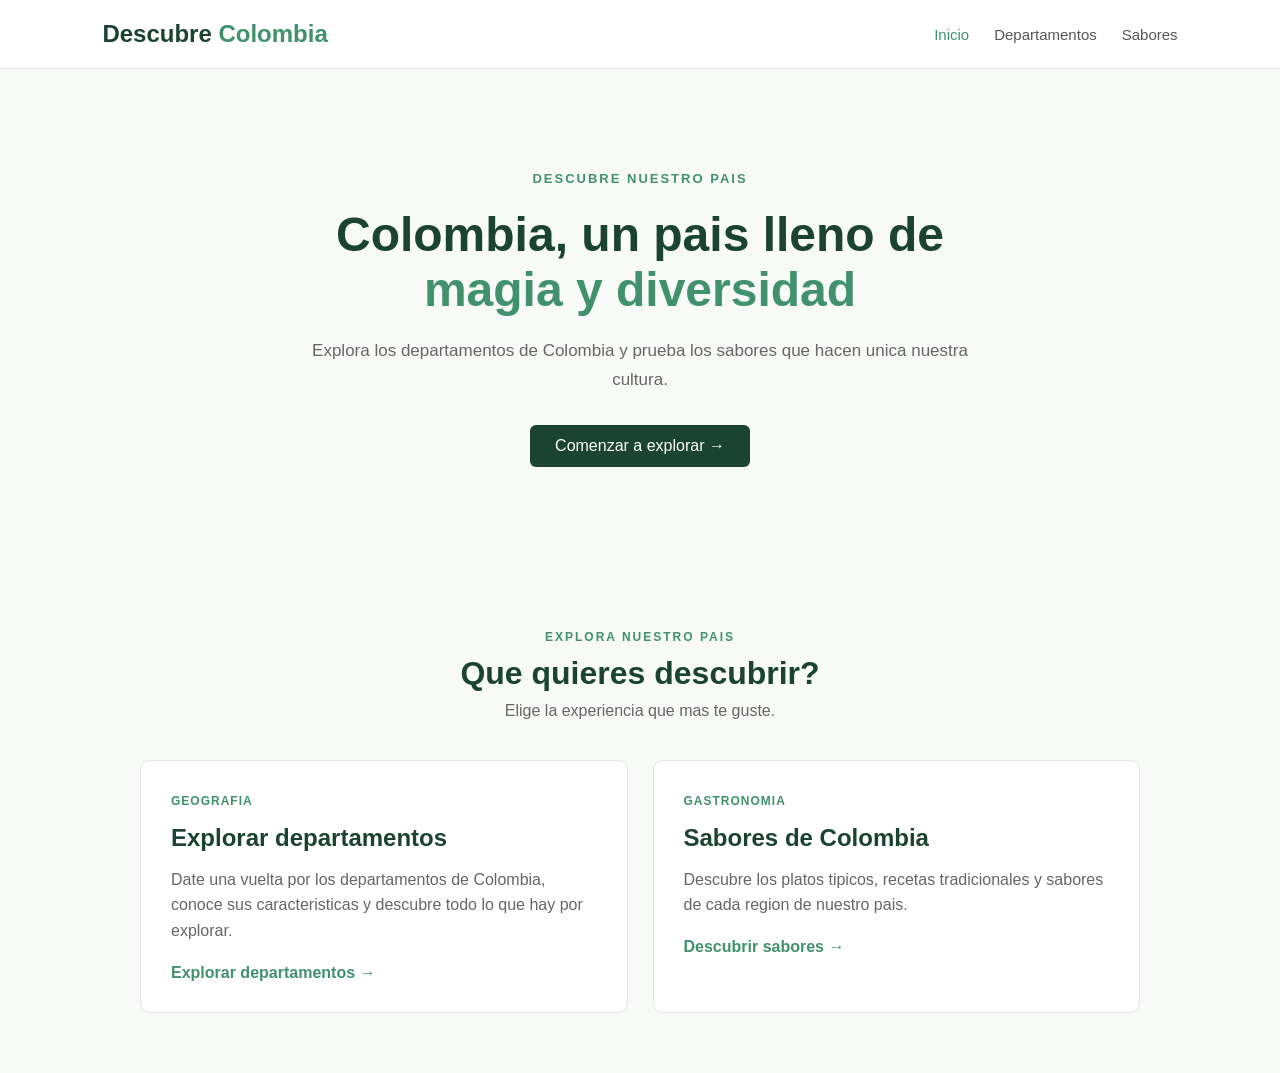
<file: index.html>
<!DOCTYPE html>
<html lang="es">

<head>
    <meta charset="UTF-8">
    <meta name="viewport" content="width=device-width, initial-scale=1.0">
    <title>Descubre Colombia</title>
    <link rel="stylesheet" href="css/style.css">
</head>

<body>

    <!-- ENCABEZADO -->
    <header class="header">

        <div class="logo">
            <h1>Descubre <span>Colombia</span></h1>
        </div>

        <nav class="nav">
            <a href="index.html" class="active">Inicio</a>
            <a href="html/departamentos.html">Departamentos</a>
            <a href="html/sabores.html">Sabores</a>
        </nav>

    </header>

    <!-- CONTENIDO PRINCIPAL -->
    <main>

        <!-- BIENVENIDA -->
        <section class="hero">

            <div class="hero-content">
                <span class="tag">DESCUBRE NUESTRO PAIS</span>
                <h2>
                    Colombia, un pais lleno de
                    <span>magia y diversidad</span>
                </h2>
                <p>Explora los departamentos de Colombia y prueba los sabores que hacen unica nuestra cultura.</p>
                <a href="#explorar" class="btn"> Comenzar a explorar →</a>

            </div>

        </section>

        <!-- SECCION DE EXPLORACION -->
        <section class="explore" id="explorar">

            <div class="section-title">

                <span>EXPLORA NUESTRO PAIS</span>
                <h2>Que quieres descubrir?</h2>
                <p>Elige la experiencia que mas te guste.</p>

            </div>

            <!-- TARJETAS -->
            <div class="cards">

                <!-- DEPARTAMENTOS -->
                <article class="card">

                    <div class="card-content">

                        <span class="card-tag">GEOGRAFIA</span>
                        <h3>Explorar departamentos</h3>
                        <p>Date una vuelta por los departamentos de Colombia, conoce sus caracteristicas y descubre todo lo que hay por explorar.</p>
                        <a href="html/departamentos.html" class="card-link"> Explorar departamentos →</a>

                    </div>

                </article>

                <!-- SABORES -->
                <article class="card">

                    <div class="card-content">
                        <span class="card-tag">GASTRONOMIA</span>
                        <h3>Sabores de Colombia</h3>
                        <p>Descubre los platos tipicos, recetas tradicionales y sabores de cada region de nuestro pais.</p>
                        <a href="html/sabores.html" class="card-link"> Descubrir sabores →</a>

                    </div>

                </article>

            </div>

        </section>

    </main>


</body>

</html>
</file>
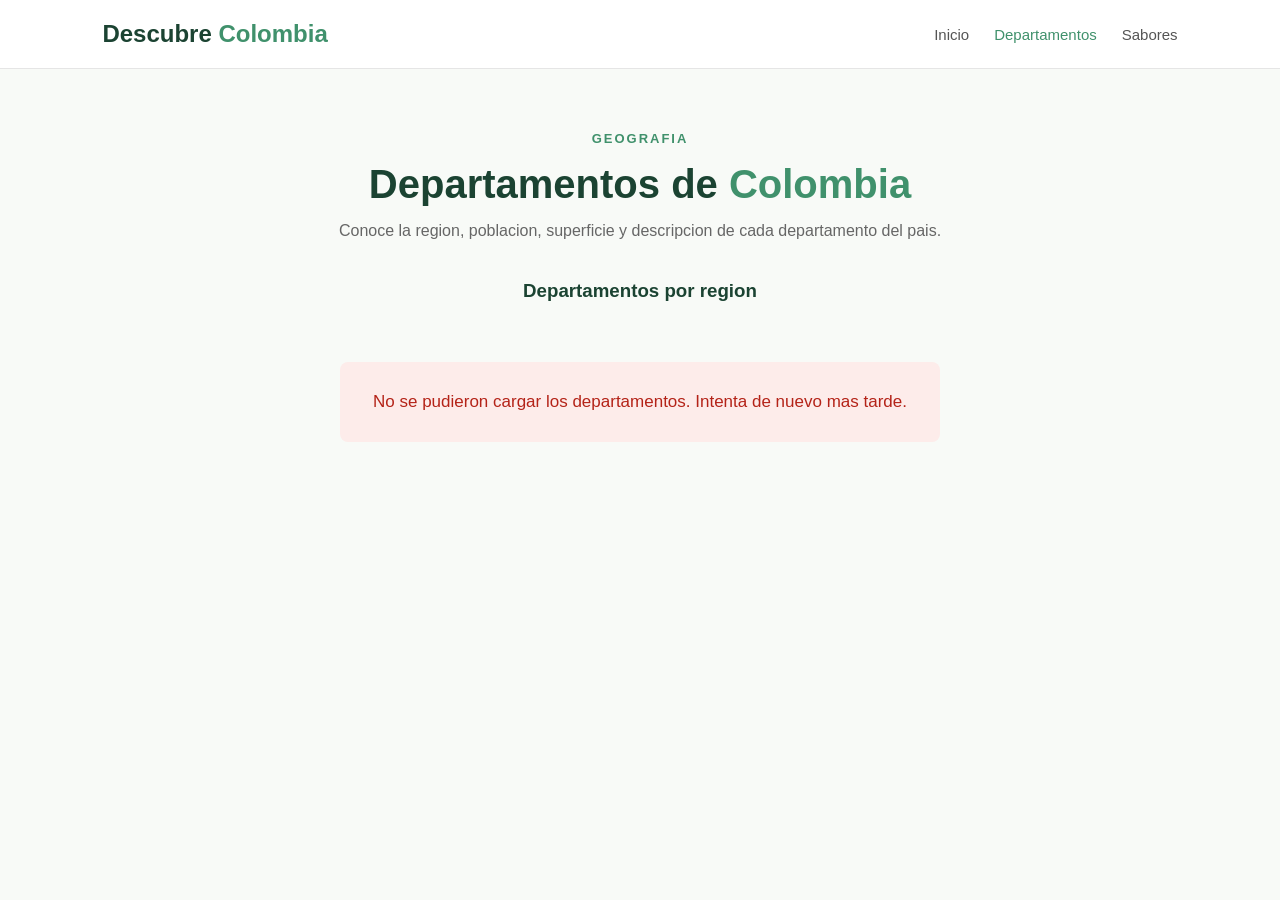
<file: html/departamentos.html>
<!DOCTYPE html>
<html lang="es">

<head>
    <meta charset="UTF-8">
    <meta name="viewport" content="width=device-width, initial-scale=1.0">
    <title>Departamentos | Descubre Colombia</title>
    <!-- Estilos generales (header, nav, colores) y estilos propios de esta pagina -->
    <link rel="stylesheet" href="../css/style.css">
    <link rel="stylesheet" href="../css/departamentos.css">
</head>

<body>

    <!-- ENCABEZADO (igual al del index) -->
    <header class="header">

        <div class="logo">
            <h1>Descubre <span>Colombia</span></h1>
        </div>

        <nav class="nav">
            <a href="../index.html">Inicio</a>
            <a href="departamentos.html" class="active">Departamentos</a>
            <a href="sabores.html">Sabores</a>
        </nav>

    </header>

    <!-- CONTENIDO PRINCIPAL -->
    <main>

        <!-- TITULO DE LA PAGINA -->
        <section class="page-header">
            <span class="tag">GEOGRAFIA</span>
            <h2>Departamentos de <span>Colombia</span></h2>
            <p>Conoce la region, poblacion, superficie y descripcion de cada departamento del pais.</p>
        </section>

        <!-- RESUMEN: departamentos por region (lo llena el JS) -->
        <section class="resumen">
            <h3>Departamentos por region</h3>
            <div id="conteo-regiones" class="conteo-regiones"></div>
        </section>

        <!-- MENSAJE DE CARGA (el JS lo oculta cuando llegan los datos) -->
        <p id="cargando" class="mensaje">Cargando departamentos...</p>

        <!-- MENSAJE DE ERROR (oculto; el JS lo muestra si falla el fetch) -->
        <p id="error" class="mensaje mensaje-error" hidden></p>

        <!-- CONTENEDOR DE TARJETAS (el JS crea una tarjeta por departamento) -->
        <section id="lista-departamentos" class="lista-departamentos"></section>

    </main>

    <!-- defer: el JS se ejecuta cuando el HTML ya esta cargado -->
    <script src="../js/departamentos.js" defer></script>

</body>

</html>
</file>
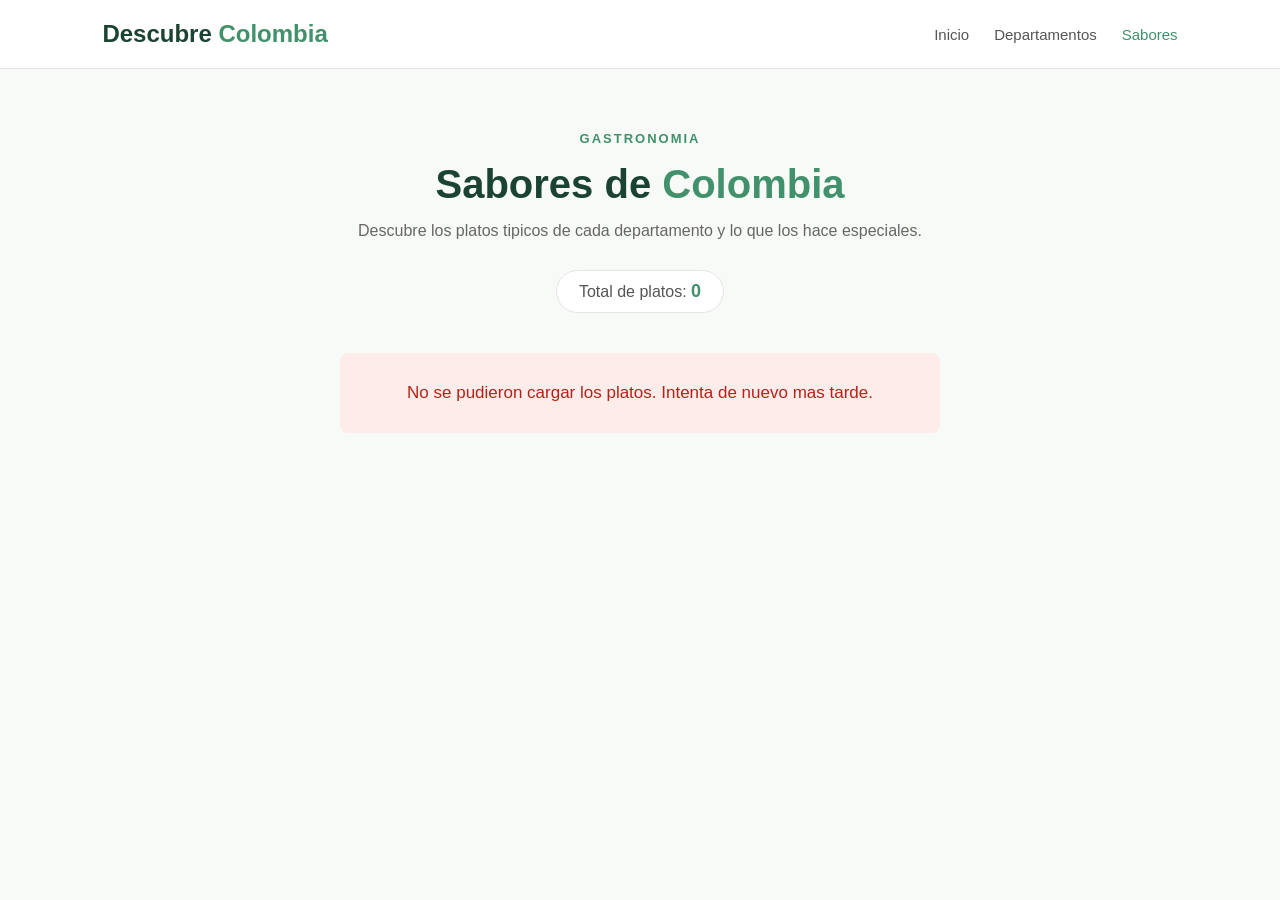
<file: html/sabores.html>
<!DOCTYPE html>
<html lang="es">

<head>
    <meta charset="UTF-8">
    <meta name="viewport" content="width=device-width, initial-scale=1.0">
    <title>Sabores | Descubre Colombia</title>
    <!-- Estilos generales y los de esta pagina -->
    <link rel="stylesheet" href="../css/style.css">
    <link rel="stylesheet" href="../css/sabores.css">
</head>

<body>

    <!-- ENCABEZADO -->
    <header class="header">

        <div class="logo">
            <h1>Descubre <span>Colombia</span></h1>
        </div>

        <nav class="nav">
            <a href="../index.html">Inicio</a>
            <a href="departamentos.html">Departamentos</a>
            <a href="sabores.html" class="active">Sabores</a>
        </nav>

    </header>

    <!-- CONTENIDO PRINCIPAL -->
    <main>

        <!-- TITULO DE LA PAGINA -->
        <section class="page-header">
            <span class="tag">GASTRONOMIA</span>
            <h2>Sabores de <span>Colombia</span></h2>
            <p>Descubre los platos tipicos de cada departamento y lo que los hace especiales.</p>
        </section>

        <!-- EXTRA: total de platos (el JS pone el numero) -->
        <section class="resumen">
            <p class="total-platos">Total de platos: <span id="total-platos">0</span></p>
        </section>

        <!-- MENSAJE DE CARGA (el JS lo oculta cuando llegan los datos) -->
        <p id="cargando" class="mensaje">Cargando platos tipicos...</p>

        <!-- MENSAJE DE ERROR (oculto, el JS lo muestra si falla el fetch) -->
        <p id="error" class="mensaje mensaje-error" hidden></p>

        <!-- CONTENEDOR DE TARJETAS (el JS crea una tarjeta por plato) -->
        <section id="lista-platos" class="lista-platos"></section>

    </main>

    <!-- defer: el JS se ejecuta cuando el HTML ya esta cargado -->
    <script src="../js/sabores.js" defer></script>

</body>

</html>
</file>
<file: css/style.css>
/* 
   ESTILOS GENERALES
 */

* {
    margin: 0;
    padding: 0;
    box-sizing: border-box;
}

body {
    font-family: Arial, Helvetica, sans-serif;
    background-color: #f8faf7;
    color: #222;
}

a {
    text-decoration: none;
}

/* 
   HEADER
 */

.header {
    display: flex;
    justify-content: space-between;
    align-items: center;

    padding: 20px 8%;
    background-color: white;

    border-bottom: 1px solid #e5e5e5;
}

.logo h1 {
    font-size: 24px;
    color: #1b4332;
}

.logo h1 span {
    color: #40916c;
}

.nav {
    display: flex;
    gap: 25px;
}

.nav a {
    color: #555;
    font-size: 15px;
    transition: 0.3s;
}

.nav a:hover,
.nav a.active {
    color: #40916c;
}

/* 
   BIENVENIDA
 */

.hero {
    padding: 100px 8%;
    text-align: center;
}

.hero-content {
    max-width: 700px;
    margin: auto;
}

.tag {
    color: #40916c;
    font-size: 13px;
    font-weight: bold;
    letter-spacing: 2px;
}

.hero h2 {
    font-size: 48px;
    margin: 20px 0;
    color: #1b4332;
}

.hero h2 span {
    color: #40916c;
}

.hero p {
    font-size: 17px;
    color: #666;
    line-height: 1.7;
    margin-bottom: 30px;
}

.btn {
    display: inline-block;

    padding: 12px 25px;
    background-color: #1b4332;
    color: white;

    border-radius: 6px;
    transition: 0.3s;
}

.btn:hover {
    background-color: #40916c;
}

/* 
   SECCION EXPLORAR
 */

.explore {
    padding: 60px 8%;
}

.section-title {
    text-align: center;
    margin-bottom: 40px;
}

.section-title span {
    color: #40916c;
    font-size: 12px;
    font-weight: bold;
    letter-spacing: 2px;
}

.section-title h2 {
    font-size: 32px;
    color: #1b4332;
    margin: 10px 0;
}

.section-title p {
    color: #666;
}

/* 
   TARJETAS
 */

.cards {
    display: grid;
    grid-template-columns: repeat(2, 1fr);
    gap: 25px;

    max-width: 1000px;
    margin: auto;
}

.card {
    background-color: white;
    padding: 30px;

    border: 1px solid #e5e5e5;
    border-radius: 10px;

    transition: 0.3s;
}

.card:hover {
    border-color: #40916c;
    transform: translateY(-3px);
}

.card-content {
    padding: 0;
}

.card-tag {
    color: #40916c;
    font-size: 12px;
    font-weight: bold;
    letter-spacing: 1px;
}

.card-content h3 {
    font-size: 24px;
    color: #1b4332;
    margin: 15px 0;
}

.card-content p {
    color: #666;
    line-height: 1.6;
    margin-bottom: 20px;
}

.card-link {
    color: #40916c;
    font-weight: bold;
}

.card-link:hover {
    color: #1b4332;
}

/* 
   DISEÑO RESPONSIVO
 */

@media (max-width: 768px) {

    .header {
        flex-direction: column;
        gap: 20px;
    }

    .nav {
        gap: 20px;
    }

    .hero {
        padding: 70px 5%;
    }

    .hero h2 {
        font-size: 35px;
    }

    .cards {
        grid-template-columns: 1fr;
    }

    .explore {
        padding: 40px 5%;
    }
}

@media (max-width: 480px) {

    .nav a {
        font-size: 13px;
    }

    .hero h2 {
        font-size: 29px;
    }

    .section-title h2 {
        font-size: 25px;
    }
}
</file>
<file: css/departamentos.css>
/*
   ENCABEZADO DE LA PAGINA
 */

.page-header {
    padding: 60px 8% 40px;
    text-align: center;
}

.page-header h2 {
    font-size: 40px;
    color: #1b4332;
    margin: 15px 0;
}

.page-header h2 span {
    color: #40916c;
}

.page-header p {
    color: #666;
    font-size: 16px;
}

/*
   CONTEO POR REGION
 */

.resumen {
    max-width: 1100px;
    margin: 0 auto 40px;
    padding: 0 8%;
    text-align: center;
}

.resumen h3 {
    color: #1b4332;
    margin-bottom: 20px;
}

.conteo-regiones {
    display: flex;
    flex-wrap: wrap;
    justify-content: center;
    gap: 12px;
}

.caja-region {
    background-color: white;
    padding: 10px 18px;

    border: 1px solid #e5e5e5;
    border-radius: 30px;

    color: #555;
    font-size: 14px;
}

/* el numerito verde de cada region */
.caja-region span {
    color: #40916c;
    font-weight: bold;
    font-size: 16px;
    margin-right: 4px;
}

/*
   MENSAJES (cargando y error)
 */

.mensaje {
    text-align: center;
    color: #40916c;
    font-size: 17px;
    padding: 30px;
}

.mensaje-error {
    color: #b42318;
    background-color: #fdecea;

    max-width: 600px;
    margin: 0 auto;
    border-radius: 8px;
}

/*
   TARJETAS DE DEPARTAMENTOS
 */

.lista-departamentos {
    display: grid;
    grid-template-columns: repeat(3, 1fr);
    gap: 25px;

    max-width: 1100px;
    margin: 0 auto;
    padding: 0 8% 60px;
}

.tarjeta-departamento {
    background-color: white;
    padding: 25px;

    border: 1px solid #e5e5e5;
    border-radius: 10px;

    transition: 0.3s;
}

.tarjeta-departamento:hover {
    border-color: #40916c;
    transform: translateY(-3px);
}

.tarjeta-departamento .region {
    color: #40916c;
    font-size: 12px;
    font-weight: bold;
    letter-spacing: 1px;
    text-transform: uppercase;
}

.tarjeta-departamento h3 {
    font-size: 22px;
    color: #1b4332;
    margin: 10px 0 15px;
}

/* cajita gris con poblacion y superficie */
.datos {
    background-color: #f8faf7;
    padding: 12px;
    border-radius: 6px;
    margin-bottom: 15px;
}

.datos p {
    font-size: 14px;
    color: #444;
    margin: 4px 0;
}

.datos strong {
    color: #1b4332;
}

.descripcion {
    font-size: 14px;
    color: #666;
    line-height: 1.6;
}

/*
   FOOTER
 */

.footer {
    text-align: center;
    padding: 25px;
    border-top: 1px solid #e5e5e5;
    background-color: white;
    color: #666;
    font-size: 14px;
}

.footer a {
    color: #40916c;
    font-weight: bold;
}

/*
   DISEÑO RESPONSIVO
 */

@media (max-width: 900px) {

    .lista-departamentos {
        grid-template-columns: repeat(2, 1fr);
    }
}

@media (max-width: 600px) {

    .page-header h2 {
        font-size: 30px;
    }

    .lista-departamentos {
        grid-template-columns: 1fr;
        padding: 0 5% 40px;
    }
}
</file>
<file: css/sabores.css>
/*
   ENCABEZADO DE LA PAGINA
 */

.page-header {
    padding: 60px 8% 30px;
    text-align: center;
}

.page-header h2 {
    font-size: 40px;
    color: #1b4332;
    margin: 15px 0;
}

.page-header h2 span {
    color: #40916c;
}

.page-header p {
    color: #666;
    font-size: 16px;
}

/*
   TOTAL DE PLATOS
 */

.resumen {
    text-align: center;
    margin-bottom: 40px;
}

.total-platos {
    display: inline-block;
    background-color: white;
    padding: 10px 22px;

    border: 1px solid #e5e5e5;
    border-radius: 30px;

    color: #555;
}

.total-platos span {
    color: #40916c;
    font-weight: bold;
    font-size: 18px;
}

/*
   MENSAJES (cargando y error)
 */

.mensaje {
    text-align: center;
    color: #40916c;
    font-size: 17px;
    padding: 30px;
}

.mensaje-error {
    color: #b42318;
    background-color: #fdecea;

    max-width: 600px;
    margin: 0 auto;
    border-radius: 8px;
}

/*
   TARJETAS DE PLATOS
 */

.lista-platos {
    display: grid;
    grid-template-columns: repeat(3, 1fr);
    gap: 25px;

    max-width: 1100px;
    margin: 0 auto;
    padding: 0 8% 60px;
}

.tarjeta-plato {
    background-color: white;

    border: 1px solid #e5e5e5;
    border-radius: 10px;

    /* para que la imagen no se salga de las esquinas redondas */
    overflow: hidden;

    transition: 0.3s;
}

.tarjeta-plato:hover {
    border-color: #40916c;
    transform: translateY(-3px);
}

/* todas las fotos del mismo alto, recortadas sin deformarse */
.tarjeta-plato img {
    width: 100%;
    height: 200px;
    object-fit: cover;
    display: block;
}

.info-plato {
    padding: 20px;
}

.info-plato .departamento {
    color: #40916c;
    font-size: 12px;
    font-weight: bold;
    letter-spacing: 1px;
    text-transform: uppercase;
}

.info-plato h3 {
    font-size: 20px;
    color: #1b4332;
    margin: 8px 0 12px;
}

.info-plato .descripcion {
    font-size: 14px;
    color: #666;
    line-height: 1.6;
}

/*
   DISEÑO RESPONSIVO
 */

@media (max-width: 900px) {

    .lista-platos {
        grid-template-columns: repeat(2, 1fr);
    }
}

@media (max-width: 600px) {

    .page-header h2 {
        font-size: 30px;
    }

    .lista-platos {
        grid-template-columns: 1fr;
        padding: 0 5% 40px;
    }
}
</file>
